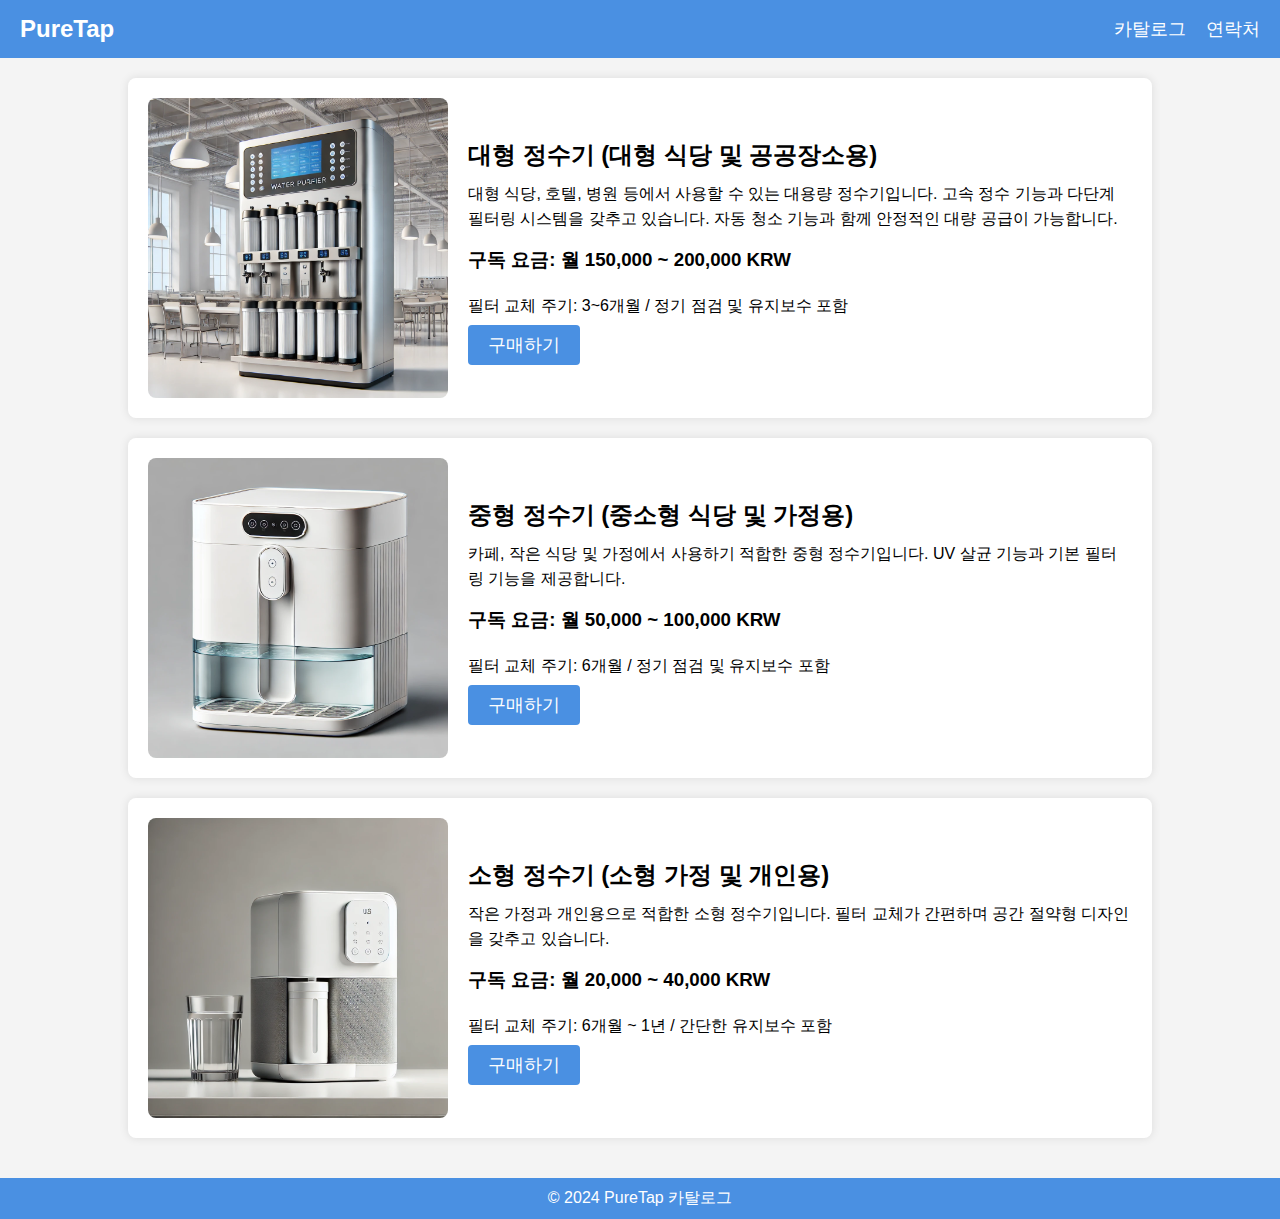
<file: Index.html>
<!DOCTYPE html>
<html lang="ko">
<head>
    <meta charset="UTF-8">
    <meta name="viewport" content="width=device-width, initial-scale=1.0">
    <title>PureTap 카탈로그</title>
    <link rel="stylesheet" href="style.css">
</head>
<body>

<header>
    <div class="brand">PureTap</div>
    <nav>
        <a href="#catalog">카탈로그</a>
        <a href="contact.html">연락처</a>
    </nav>
</header>

<div class="container" id="catalog">
    <div class="product">
        <img src="airl.webp" alt="대형 정수기 이미지">
        <div class="product-content">
            <h2>대형 정수기 (대형 식당 및 공공장소용)</h2>
            <p>대형 식당, 호텔, 병원 등에서 사용할 수 있는 대용량 정수기입니다. 고속 정수 기능과 다단계 필터링 시스템을 갖추고 있습니다. 자동 청소 기능과 함께 안정적인 대량 공급이 가능합니다.</p>
            <h3>구독 요금: 월 150,000 ~ 200,000 KRW</h3>
            <p>필터 교체 주기: 3~6개월 / 정기 점검 및 유지보수 포함</p>
            <a href="#" class="buy-btn">구매하기</a>
        </div>
    </div>

    <div class="product">
        <img src="airm.webp" alt="중형 정수기 이미지">
        <div class="product-content">
            <h2>중형 정수기 (중소형 식당 및 가정용)</h2>
            <p>카페, 작은 식당 및 가정에서 사용하기 적합한 중형 정수기입니다. UV 살균 기능과 기본 필터링 기능을 제공합니다.</p>
            <h3>구독 요금: 월 50,000 ~ 100,000 KRW</h3>
            <p>필터 교체 주기: 6개월 / 정기 점검 및 유지보수 포함</p>
            <a href="#" class="buy-btn">구매하기</a>
        </div>
    </div>

    <div class="product">
        <img src="airs.webp" alt="소형 정수기 이미지">
        <div class="product-content">
            <h2>소형 정수기 (소형 가정 및 개인용)</h2>
            <p>작은 가정과 개인용으로 적합한 소형 정수기입니다. 필터 교체가 간편하며 공간 절약형 디자인을 갖추고 있습니다.</p>
            <h3>구독 요금: 월 20,000 ~ 40,000 KRW</h3>
            <p>필터 교체 주기: 6개월 ~ 1년 / 간단한 유지보수 포함</p>
            <a href="#" class="buy-btn">구매하기</a>
        </div>
    </div>
</div>

<footer>
    <div class="footer-content">
        <p>&copy; 2024 PureTap 카탈로그</p>
    </div>
</footer>

</body>
</html>
</file>
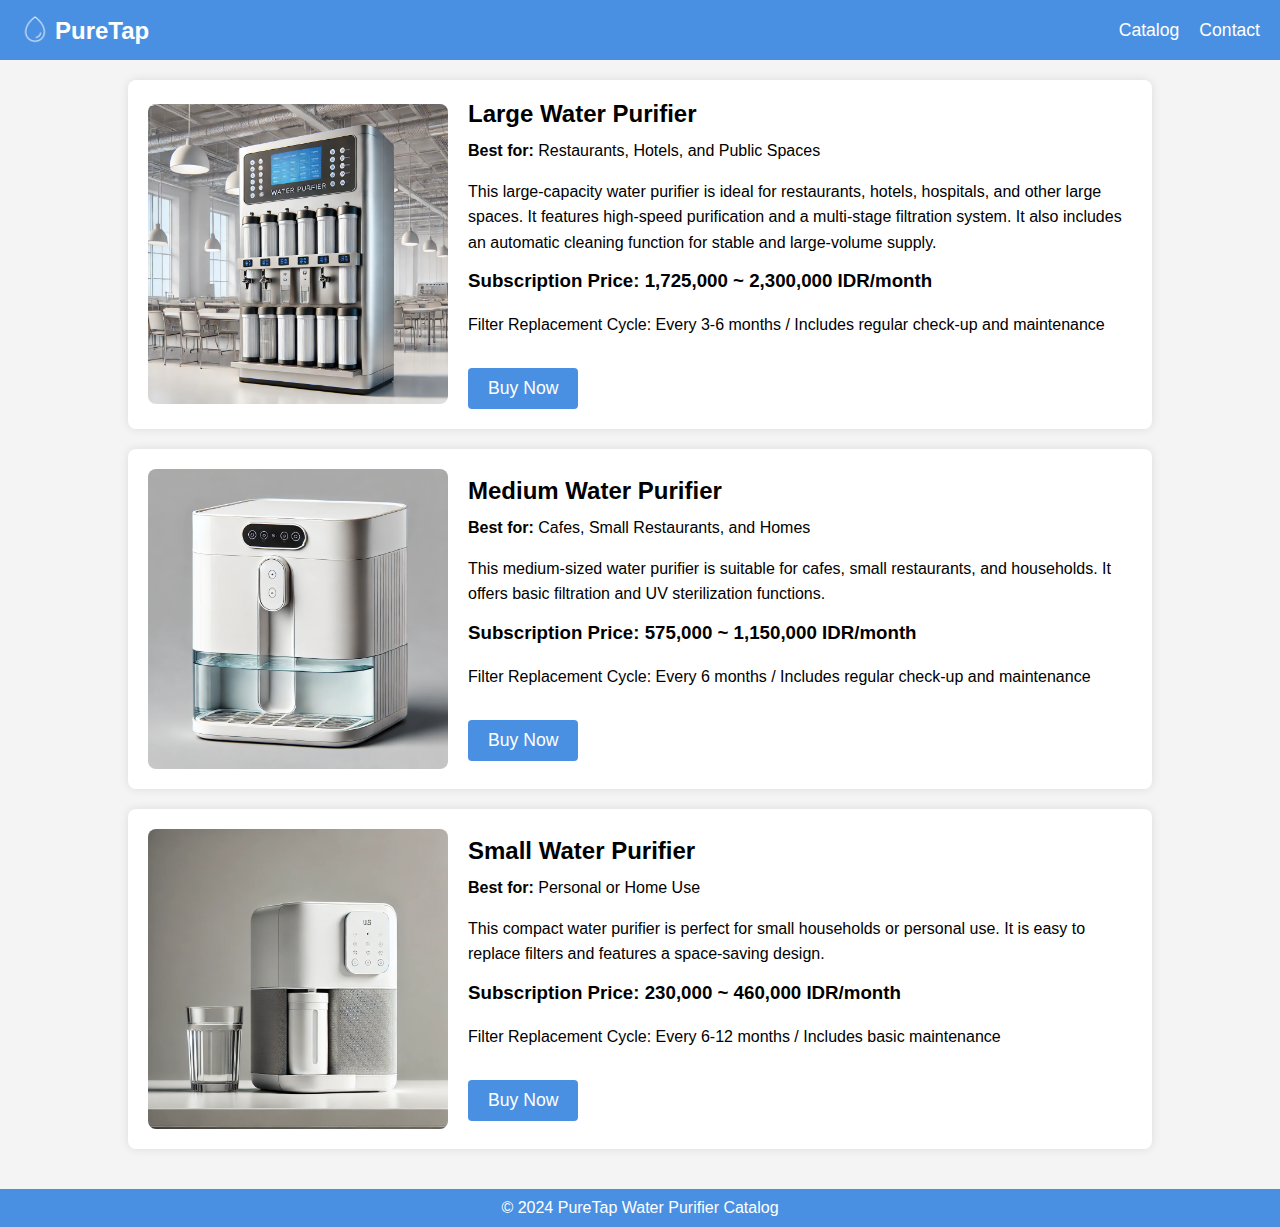
<file: index.html>
<!DOCTYPE html>
<html lang="en">
<head>
    <meta charset="UTF-8">
    <meta name="viewport" content="width=device-width, initial-scale=1.0">
    <title>PureTap Water Purifier Catalog</title>
    <link rel="stylesheet" href="style.css">
    <script>
        function buyNow(productName, productPrice) {
            // order.html로 이동하고, 제품명과 가격을 URL 파라미터로 전달
            window.location.href = `order.html?name=${encodeURIComponent(productName)}&price=${encodeURIComponent(productPrice)}`;
        }
    </script>
</head>
<body>

<header>
    <div class="brand"><img src="./logo5.png" alt="">PureTap</div>
    <nav>
        <a href="#catalog">Catalog</a>
        <a href="contact.html">Contact</a>
    </nav>
</header>

<div class="container" id="catalog">
    <div class="product">
        <img src="airl.webp" alt="Large Water Purifier">
        <div class="product-content">
            <h2>Large Water Purifier</h2>
            <p class="usage"><strong>Best for:</strong> Restaurants, Hotels, and Public Spaces</p>
            <p>This large-capacity water purifier is ideal for restaurants, hotels, hospitals, and other large spaces. It features high-speed purification and a multi-stage filtration system. It also includes an automatic cleaning function for stable and large-volume supply.</p>
            <h3>Subscription Price: 1,725,000 ~ 2,300,000 IDR/month</h3>
            <p>Filter Replacement Cycle: Every 3-6 months / Includes regular check-up and maintenance</p>
            <button class="buy-btn" onclick="buyNow('Large Water Purifier', '1,725,000 IDR/month')">Buy Now</button>
        </div>
    </div>

    <div class="product">
        <img src="airm.webp" alt="Medium Water Purifier">
        <div class="product-content">
            <h2>Medium Water Purifier</h2>
            <p class="usage"><strong>Best for:</strong> Cafes, Small Restaurants, and Homes</p>
            <p>This medium-sized water purifier is suitable for cafes, small restaurants, and households. It offers basic filtration and UV sterilization functions.</p>
            <h3>Subscription Price: 575,000 ~ 1,150,000 IDR/month</h3>
            <p>Filter Replacement Cycle: Every 6 months / Includes regular check-up and maintenance</p>
            <button class="buy-btn" onclick="buyNow('Medium Water Purifier', '575,000 IDR/month')">Buy Now</button>
        </div>
    </div>

    <div class="product">
        <img src="airs.webp" alt="Small Water Purifier">
        <div class="product-content">
            <h2>Small Water Purifier</h2>
            <p class="usage"><strong>Best for:</strong> Personal or Home Use</p>
            <p>This compact water purifier is perfect for small households or personal use. It is easy to replace filters and features a space-saving design.</p>
            <h3>Subscription Price: 230,000 ~ 460,000 IDR/month</h3>
            <p>Filter Replacement Cycle: Every 6-12 months / Includes basic maintenance</p>
            <button class="buy-btn" onclick="buyNow('Small Water Purifier', '230,000 IDR/month')">Buy Now</button>
        </div>
    </div>
</div>

<footer>
    <div class="footer-content">
        <p>&copy; 2024 PureTap Water Purifier Catalog</p>
    </div>
</footer>

</body>
</html>
</file>
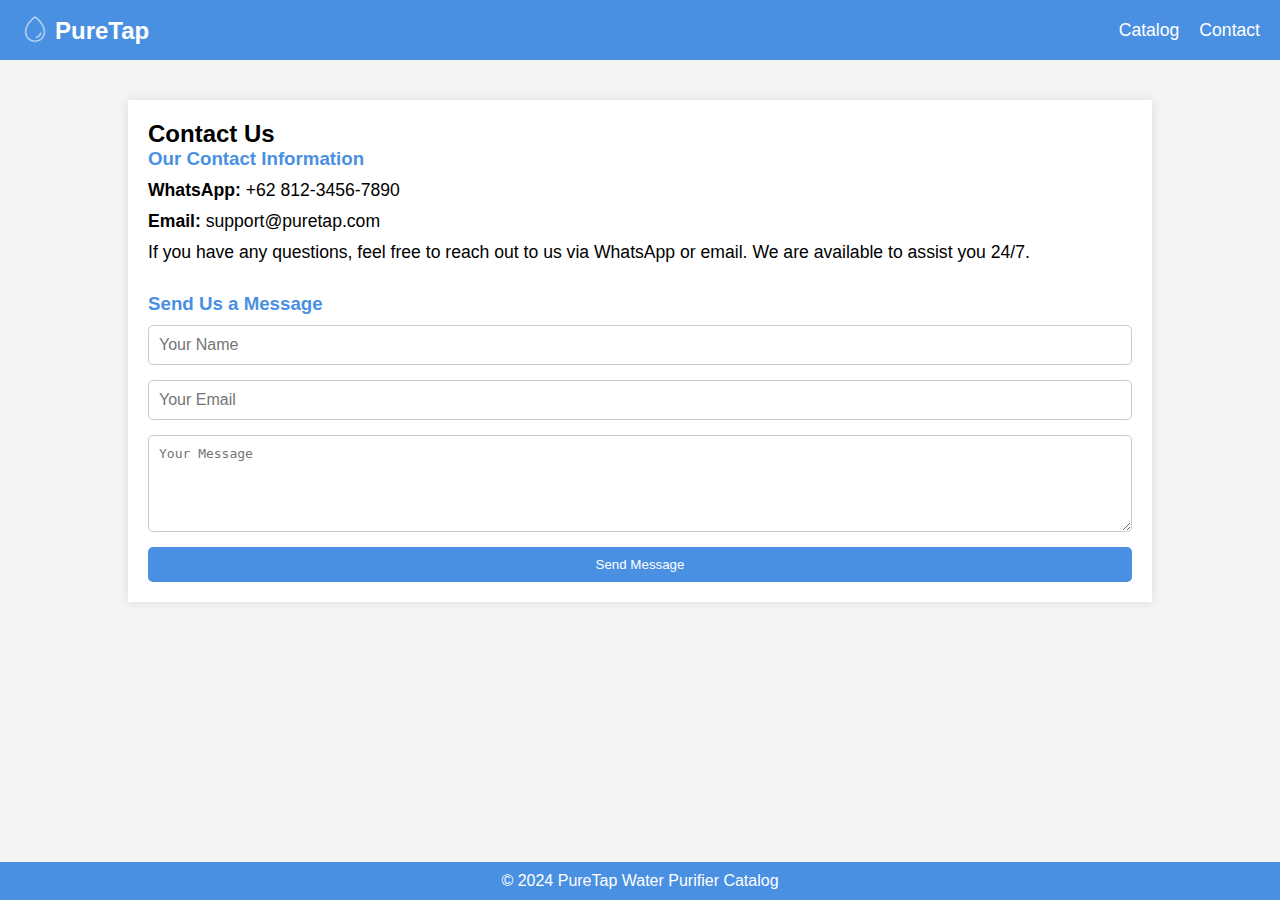
<file: contact.html>
<!DOCTYPE html>
<html lang="en">
<head>
    <meta charset="UTF-8">
    <meta name="viewport" content="width=device-width, initial-scale=1.0">
    <title>Contact Us - PureTap</title>
    <link rel="stylesheet" href="style.css">
    <style>
        /* 추가된 연락처 페이지 전용 스타일 */
        .contact-container {
            background-color: white;
            padding: 20px;
            margin-top: 20px;
            box-shadow: 0 0 10px rgba(0, 0, 0, 0.1);
        }

        .contact-info {
            margin-bottom: 20px;
        }

        .contact-info h3 {
            margin-bottom: 10px;
            color: #4A90E2;
        }

        .contact-info p {
            font-size: 1.1em;
            margin-bottom: 10px;
        }

        .contact-info p strong {
            font-weight: bold;
        }

        .contact-form {
            margin-top: 30px;
        }

        .contact-form h3 {
            margin-bottom: 10px;
            color: #4A90E2;
        }

        .contact-form form {
            display: flex;
            flex-direction: column;
        }

        .contact-form input,
        .contact-form textarea {
            padding: 10px;
            margin-bottom: 15px;
            border: 1px solid #ccc;
            border-radius: 5px;
            font-size: 1em;
        }

        .contact-form button {
            padding: 10px;
            background-color: #4A90E2;
            color: white;
            border: none;
            border-radius: 5px;
            cursor: pointer;
        }

        .contact-form button:hover {
            background-color: #357ABD;
        }
    </style>
</head>
<body>

<header>
    <div class="brand"><img src="./logo5.png" alt="">PureTap</div>
    <nav>
        <a href="index.html">Catalog</a>
        <a href="contact.html">Contact</a>
    </nav>
</header>

<div class="container">
    <div class="contact-container">
        <h2>Contact Us</h2>
        <div class="contact-info">
            <h3>Our Contact Information</h3>
            <p><strong>WhatsApp:</strong> +62 812-3456-7890</p>
            <p><strong>Email:</strong> support@puretap.com</p>
            <p>If you have any questions, feel free to reach out to us via WhatsApp or email. We are available to assist you 24/7.</p>
        </div>

        <div class="contact-form">
            <h3>Send Us a Message</h3>
            <form action="#" method="POST">
                <input type="text" name="name" placeholder="Your Name" required>
                <input type="email" name="email" placeholder="Your Email" required>
                <textarea name="message" rows="5" placeholder="Your Message" required></textarea>
                <button type="submit">Send Message</button>
            </form>
        </div>
    </div>
</div>

<footer>
    <div class="footer-content">
        <p>&copy; 2024 PureTap Water Purifier Catalog</p>
    </div>
</footer>

</body>
</html>
</file>
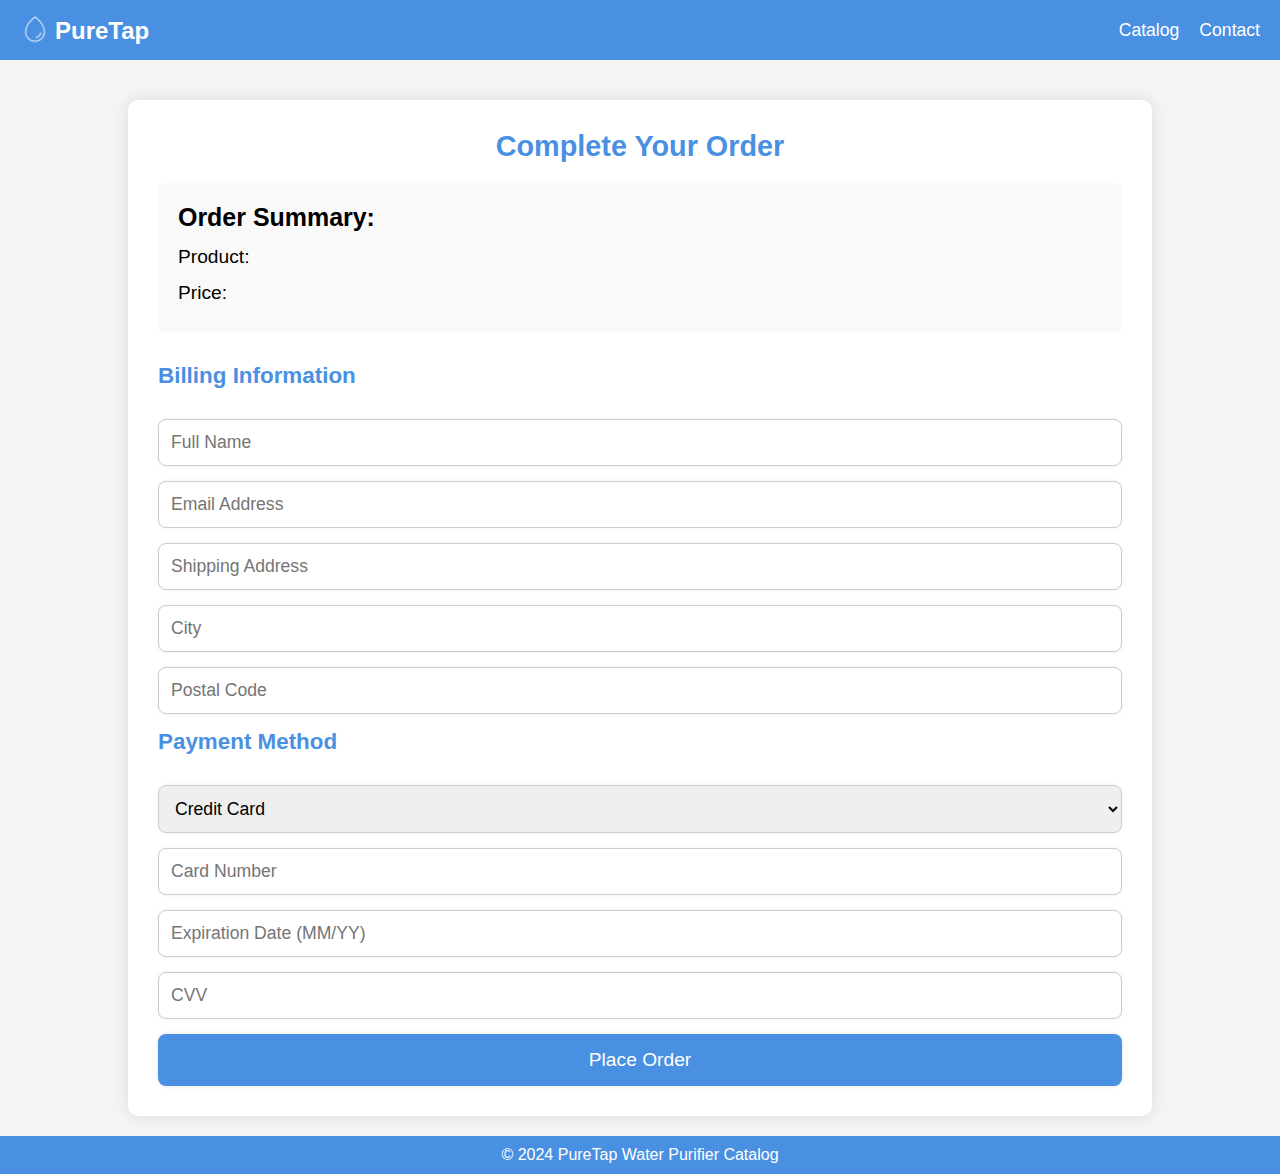
<file: order.html>
<!DOCTYPE html>
<html lang="en">
<head>
    <meta charset="UTF-8">
    <meta name="viewport" content="width=device-width, initial-scale=1.0">
    <title>Order - PureTap Water Purifier</title>
    <link rel="stylesheet" href="style.css">
    <style>
        /* 주문 페이지 디자인 개선 */
        .order-container {
            background-color: white;
            padding: 30px;
            margin-top: 20px;
            border-radius: 10px;
            box-shadow: 0 0 15px rgba(0, 0, 0, 0.1);
        }

        .order-container h2 {
            color: #4A90E2;
            margin-bottom: 20px;
            text-align: center;
            font-size: 1.8em;
        }

        .order-summary {
            font-size: 1.2em;
            background-color: #f9f9f9;
            padding: 20px;
            border-radius: 8px;
            margin-bottom: 30px;
        }

        .order-summary strong {
            display: block;
            margin-bottom: 10px;
            font-size: 1.3em;
        }

        .order-summary p {
            margin: 5px 0;
            line-height: 1.6;
        }

        .order-form h3 {
            color: #4A90E2;
            margin-bottom: 15px;
            font-size: 1.4em;
        }

        .order-form {
            display: flex;
            flex-direction: column;
            gap: 15px;
        }

        .order-form input,
        .order-form select {
            padding: 12px;
            border: 1px solid #ccc;
            border-radius: 8px;
            font-size: 1.1em;
            width: 100%;
            box-shadow: 0 0 5px rgba(0, 0, 0, 0.05);
        }

        .order-form input:focus,
        .order-form select:focus {
            border-color: #4A90E2;
            outline: none;
            box-shadow: 0 0 5px rgba(74, 144, 226, 0.5);
        }

        .order-form button {
            padding: 15px;
            background-color: #4A90E2;
            color: white;
            border: none;
            border-radius: 8px;
            font-size: 1.2em;
            cursor: pointer;
            transition: background-color 0.3s;
            box-shadow: 0 0 5px rgba(0, 0, 0, 0.1);
        }

        .order-form button:hover {
            background-color: #357ABD;
        }

        /* 반응형 디자인 */
        @media (max-width: 768px) {
            .order-container {
                padding: 20px;
            }

            .order-summary {
                padding: 15px;
            }

            .order-form input,
            .order-form select {
                font-size: 1em;
            }

            .order-form button {
                padding: 12px;
                font-size: 1.1em;
            }
        }
    </style>
    <script>
        // URL 파라미터에서 제품명과 가격을 가져옴
        function getProductDetails() {
            const params = new URLSearchParams(window.location.search);
            const productName = params.get('name');
            const productPrice = params.get('price');

            document.getElementById('product-name').innerText = productName;
            document.getElementById('product-price').innerText = productPrice;
        }

        // 페이지 로드 시 제품 정보를 업데이트
        window.onload = getProductDetails;
    </script>
</head>
<body>

<header>
    <div class="brand"><img src="./logo5.png" alt="">PureTap</div>
    <nav>
        <a href="index.html">Catalog</a>
        <a href="contact.html">Contact</a>
    </nav>
</header>

<div class="container">
    <div class="order-container">
        <h2>Complete Your Order</h2>
        <div class="order-summary">
            <strong>Order Summary:</strong>
            <p>Product: <span id="product-name"></span></p>
            <p>Price: <span id="product-price"></span></p>
        </div>

        <form class="order-form" action="#" method="POST">
            <h3>Billing Information</h3>
            <input type="text" name="name" placeholder="Full Name" required>
            <input type="email" name="email" placeholder="Email Address" required>
            <input type="text" name="address" placeholder="Shipping Address" required>
            <input type="text" name="city" placeholder="City" required>
            <input type="text" name="postal-code" placeholder="Postal Code" required>

            <h3>Payment Method</h3>
            <select name="payment-method" required>
                <option value="credit-card">Credit Card</option>
                <option value="bank-transfer">Bank Transfer</option>
                <option value="paypal">PayPal</option>
            </select>

            <input type="text" name="card-number" placeholder="Card Number" required>
            <input type="text" name="expiration-date" placeholder="Expiration Date (MM/YY)" required>
            <input type="text" name="cvv" placeholder="CVV" required>

            <button type="submit">Place Order</button>
        </form>
    </div>
</div>

<footer>
    <div class="footer-content">
        <p>&copy; 2024 PureTap Water Purifier Catalog</p>
    </div>
</footer>

</body>
</html>
</file>
<file: style.css>
* {
    margin: 0;
    padding: 0;
    box-sizing: border-box;
}

html, body {
    height: 100%;
    font-family: Arial, sans-serif;
    background-color: #f4f4f4;
}

body {
    display: flex;
    flex-direction: column;
}

button {
    border-style: none;
}

header {
    background-color: #4A90E2;
    color: white;
    padding: 15px 20px;
    display: flex;
    justify-content: space-between;
    align-items: center;
}

header .brand {
    font-size: 1.5em;
    font-weight: bold;
    display: flex;
    gap:5px;
    align-items: flex-end;
}

.brand img {
    width: 30px;
}

nav {
    display: flex;
    gap: 20px;
}

nav a {
    text-decoration: none;
    color: white;
    font-size: 1.1em;
}

nav a:hover {
    text-decoration: underline;
}

.container {
    width: 80%;
    margin: 20px auto;
    flex-grow: 1;
}

.product {
    background-color: white;
    padding: 20px;
    margin-bottom: 20px;
    box-shadow: 0 0 10px rgba(0, 0, 0, 0.1);
    display: flex;
    align-items: center;
    justify-content: space-between;
    border-radius: 8px;
}

.product img {
    max-width: 300px;
    margin-right: 20px;
    height: auto;
    border-radius: 8px;
}

.product-content {
    flex-grow: 1;
}

/* 제품 설명 영역 간격 조정 */
.product-content h2 {
    margin-bottom: 10px;
}

.product-content p {
    margin-bottom: 15px;
    line-height: 1.6;
}

.product-content h3 {
    margin-bottom: 20px;
}

.buy-btn {
    margin-top: 15px;
    padding: 10px 20px;
    font-size: 1.1em;
    background-color: #4A90E2;
    color: white;
    text-align: center;
    text-decoration: none;
    border-radius: 4px;
}

.buy-btn:hover {
    background-color: #357ABD;
}

footer {
    text-align: center;
    padding: 10px 0;
    background-color: #4A90E2;
    color: white;
    width: 100%;
    position: relative;
    bottom: 0;
}

.footer-content {
    position: relative;
    bottom: 0;
}

/* 반응형 스타일 시작 */
@media (max-width: 768px) {
    .container {
        width: 90%;
    }

    .product {
        flex-direction: column;
        text-align: center;
    }

    .product img {
        margin-right: 0;
        margin-bottom: 20px;
        max-width: 100%;
    }

    nav {
        gap: 18px;
    }

    nav a {
        font-size: 1.2em;
    }
}

@media (max-width: 480px) {
    header .brand {
        font-size: 1.2em;
    }

    nav a {
        font-size: 1em;
    }

    .buy-btn {
        padding: 10px;
        font-size: 1em;
    }

    h2, h3 {
        font-size: 1.2em;
    }
}
/* 반응형 스타일 끝 */
</file>
